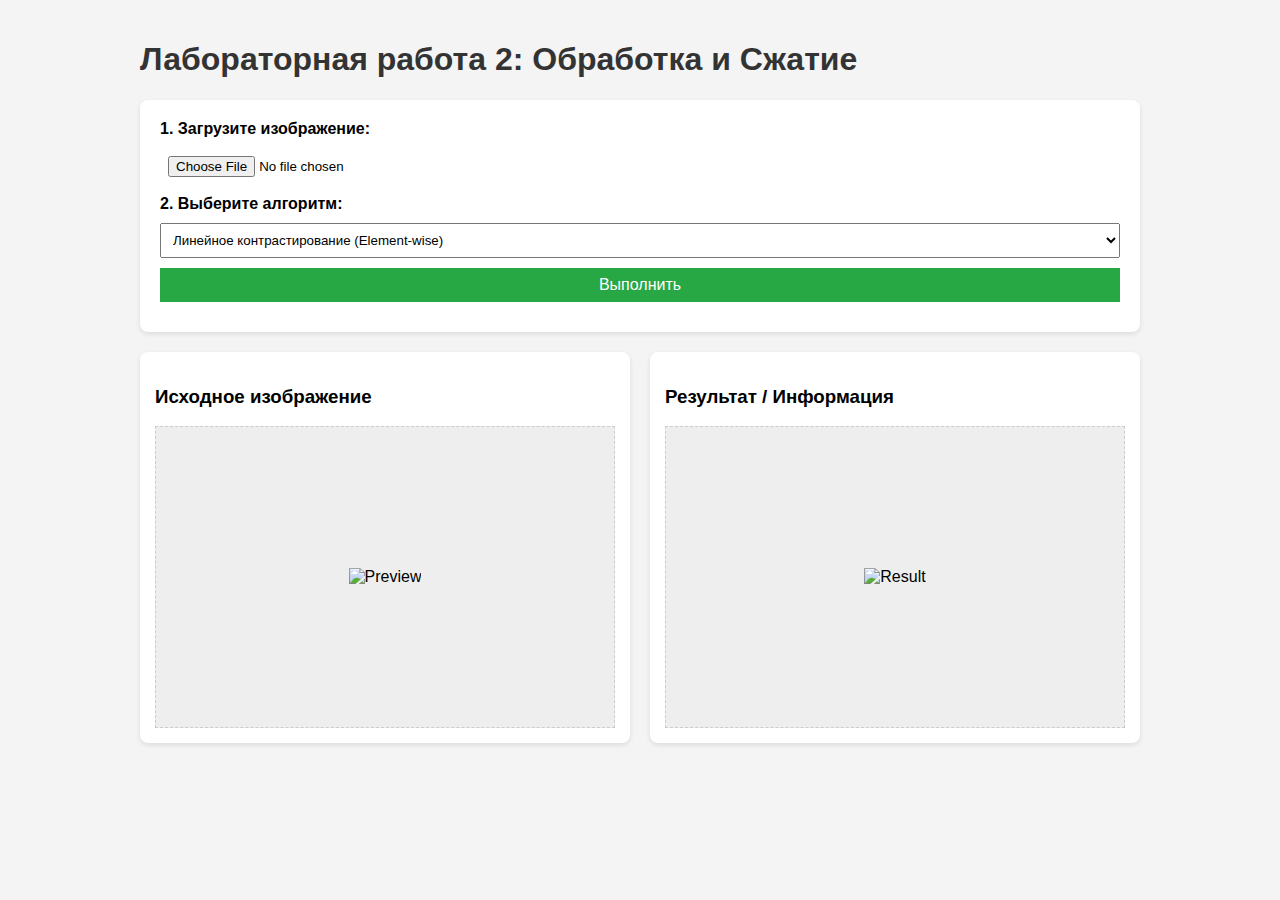
<file: lab2/static/index.html>
<!DOCTYPE html>
<html lang="ru">
<head>
    <meta charset="UTF-8">
    <title>Lab 2: Processing & Compression</title>
    <style>
        body { font-family: 'Segoe UI', sans-serif; max-width: 1000px; margin: 0 auto; padding: 20px; background: #f4f4f4; }
        h1 { color: #333; }
        .grid { display: grid; grid-template-columns: 1fr 1fr; gap: 20px; margin-top: 20px; }
        .card { background: white; padding: 15px; border-radius: 8px; box-shadow: 0 2px 5px rgba(0,0,0,0.1); }
        .image-container { min-height: 300px; display: flex; align-items: center; justify-content: center; background: #eee; border: 1px dashed #ccc; margin-top: 10px; }
        img { max-width: 100%; max-height: 400px; display: block; }
        .controls { background: white; padding: 20px; border-radius: 8px; box-shadow: 0 2px 5px rgba(0,0,0,0.1); }
        label { display: block; margin-bottom: 10px; font-weight: bold; }
        select, input[type="file"], button { padding: 8px; width: 100%; box-sizing: border-box; margin-bottom: 10px; }
        button { background: #28a745; color: white; border: none; cursor: pointer; font-size: 16px; }
        button:hover { background: #218838; }
        .hidden { display: none; }
        #infoBox { white-space: pre-wrap; background: #e9ecef; padding: 10px; border-radius: 4px; border-left: 5px solid #007bff; margin-top: 10px;}
    </style>
</head>
<body>

<h1>Лабораторная работа 2: Обработка и Сжатие</h1>

<div class="controls">
    <label>1. Загрузите изображение:</label>
    <input type="file" id="fileInput" accept="image/*">

    <label>2. Выберите алгоритм:</label>
    <select id="methodSelect">
        <optgroup label="Вариант (Обработка)">
            <option value="contrast">Линейное контрастирование (Element-wise)</option>
            <option value="threshold_otsu">Глобальный порог (Оцу)</option>
            <option value="threshold_manual">Глобальный порог (Ручной)</option>
        </optgroup>
        <optgroup label="Сжатие (Из лекции)">
            <option value="compression_rle">Алгоритм RLE (Run-Length Encoding)</option>
        </optgroup>
    </select>

    <div id="manualControls" class="hidden">
        <label>Значение порога (0-255): <span id="threshValDisplay">128</span></label>
        <input type="range" id="thresholdRange" min="0" max="255" value="128">
    </div>

    <button onclick="processImage()">Выполнить</button>
</div>

<div class="grid">
    <div class="card">
        <h3>Исходное изображение</h3>
        <div class="image-container">
            <img id="sourceImage" alt="Preview">
        </div>
    </div>
    <div class="card">
        <h3>Результат / Информация</h3>
        <div id="infoBox" class="hidden"></div>
        <div class="image-container">
            <img id="resultImage" alt="Result">
        </div>
    </div>
</div>

<script>
    const fileInput = document.getElementById('fileInput');
    const methodSelect = document.getElementById('methodSelect');
    const manualControls = document.getElementById('manualControls');
    const thresholdRange = document.getElementById('thresholdRange');
    const threshValDisplay = document.getElementById('threshValDisplay');
    const sourceImage = document.getElementById('sourceImage');
    const resultImage = document.getElementById('resultImage');
    const infoBox = document.getElementById('infoBox');

    fileInput.addEventListener('change', () => {
        const file = fileInput.files[0];
        if (file) sourceImage.src = URL.createObjectURL(file);
    });

    methodSelect.addEventListener('change', () => {
        if (methodSelect.value === 'threshold_manual') {
            manualControls.classList.remove('hidden');
        } else {
            manualControls.classList.add('hidden');
        }
    });

    thresholdRange.addEventListener('input', () => {
        threshValDisplay.textContent = thresholdRange.value;
    });

    async function processImage() {
        if (!fileInput.files[0]) { alert("Выберите файл!"); return; }

        const formData = new FormData();
        formData.append('image', fileInput.files[0]);
        formData.append('method', methodSelect.value);
        formData.append('threshold_value', thresholdRange.value);

        try {
            resultImage.style.opacity = 0.5;
            const res = await fetch('/api/process', { method: 'POST', body: formData });
            if (!res.ok) throw new Error(await res.text());

            const data = await res.json();
            
            // Отображаем картинку
            resultImage.src = data.image;
            
            // Отображаем информацию (текст или статистику сжатия)
            if (data.info) {
                infoBox.textContent = data.info;
                infoBox.classList.remove('hidden');
            } else {
                infoBox.classList.add('hidden');
            }

        } catch (e) {
            alert("Ошибка: " + e.message);
        } finally {
            resultImage.style.opacity = 1;
        }
    }
</script>

</body>
</html>
</file>
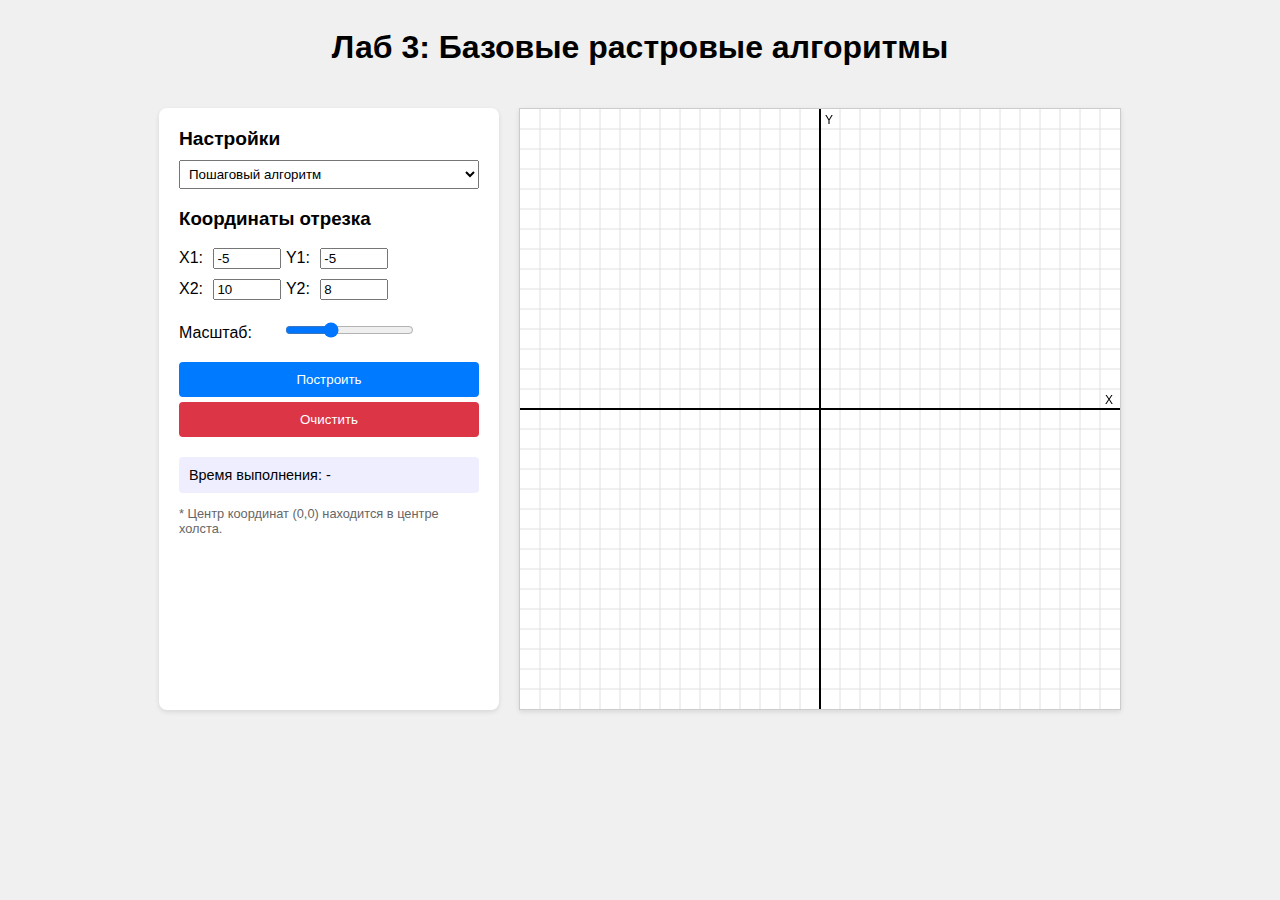
<file: lab3/static/index.html>
<!DOCTYPE html>
<html lang="ru">
<head>
    <meta charset="UTF-8">
    <title>Lab 3: Raster Algorithms</title>
    <style>
        body { font-family: sans-serif; display: flex; flex-direction: column; align-items: center; background: #f0f0f0; }
        .container { display: flex; gap: 20px; margin-top: 20px; }
        .controls { background: white; padding: 20px; border-radius: 8px; box-shadow: 0 2px 5px rgba(0,0,0,0.1); width: 300px; }
        canvas { background: white; border: 1px solid #ccc; cursor: crosshair; box-shadow: 0 2px 5px rgba(0,0,0,0.1); }
        .row { margin-bottom: 10px; }
        label { display: inline-block; width: 30px; }
        input[type="number"] { width: 60px; }
        button { width: 100%; padding: 10px; background: #007bff; color: white; border: none; border-radius: 4px; cursor: pointer; margin-top: 10px; }
        button:hover { background: #0056b3; }
        .stats { margin-top: 20px; padding: 10px; background: #eef; border-radius: 4px; font-size: 0.9em; }
        h2 { margin: 0 0 10px 0; font-size: 1.2em; }
        .hidden { display: none; }
    </style>
</head>
<body>

<h1>Лаб 3: Базовые растровые алгоритмы</h1>

<div class="container">
    <div class="controls">
        <h2>Настройки</h2>
        
        <div class="row">
           <select id="algoSelect" style="width: 100%; padding: 5px;">
            <option value="step">Пошаговый алгоритм</option>
            <option value="dda">Алгоритм ЦДА (DDA)</option>
            <option value="bresenham_line">Брезенхем (Линия)</option>
            <option value="bresenham_circle">Брезенхем (Окружность)</option>
            <option value="casteljau">Де Кастельжо (Кривая Безье)</option>
            <option value="wu">Алгоритм Ву (Сглаживание)</option> <!-- Добавлено -->
            </select>
        </div>

        <div id="lineInputs">
            <h3>Координаты отрезка</h3>
            <div class="row">
                <label>X1:</label> <input type="number" id="x1" value="-5">
                <label>Y1:</label> <input type="number" id="y1" value="-5">
            </div>
            <div class="row">
                <label>X2:</label> <input type="number" id="x2" value="10">
                <label>Y2:</label> <input type="number" id="y2" value="8">
            </div>
        </div>

        <div id="circleInputs" class="hidden">
            <h3>Координаты окружности</h3>
            <div class="row">
                <label>X:</label> <input type="number" id="cx" value="0">
                <label>Y:</label> <input type="number" id="cy" value="0">
            </div>
            <div class="row">
                <label>R:</label> <input type="number" id="r" value="10" min="1">
            </div>
        </div>

        <div id="bezierInputs" class="hidden">
            <h3>Доп. точки Безье</h3>
            <div class="row">
                <label>X3:</label> <input type="number" id="x3" value="5">
                <label>Y3:</label> <input type="number" id="y3" value="-10">
            </div>
            <div class="row">
                <label>X4:</label> <input type="number" id="x4" value="10">
                <label>Y4:</label> <input type="number" id="y4" value="0">
            </div>
        </div>

        <div class="row" style="margin-top: 20px;">
            <label style="width: 100px;">Масштаб:</label>
            <input type="range" id="scaleRange" min="5" max="50" value="20">
        </div>

        <button onclick="draw()">Построить</button>
        <button onclick="clearCanvas()" style="background: #dc3545; margin-top: 5px;">Очистить</button>

        <div class="stats" id="statsOutput">
            Время выполнения: -
        </div>
        
        <p style="font-size: 0.8em; color: #666;">
            * Центр координат (0,0) находится в центре холста.
        </p>
    </div>

    <canvas id="canvas" width="600" height="600"></canvas>
</div>

<script>
    const canvas = document.getElementById('canvas');
    const ctx = canvas.getContext('2d');
    
    // Получаем ссылки на все группы инпутов
    const algoSelect = document.getElementById('algoSelect');
    const lineInputs = document.getElementById('lineInputs');
    const circleInputs = document.getElementById('circleInputs');
    const bezierInputs = document.getElementById('bezierInputs');
    
    // Параметры сетки
    let scale = 20; 
    let centerX = canvas.width / 2;
    let centerY = canvas.height / 2;

    // --- ЛОГИКА ПЕРЕКЛЮЧЕНИЯ ИНТЕРФЕЙСА ---
    algoSelect.addEventListener('change', () => {
        const val = algoSelect.value;
        
        // Сначала скрываем всё
        lineInputs.classList.add('hidden');
        circleInputs.classList.add('hidden');
        bezierInputs.classList.add('hidden');

        if (val === 'bresenham_circle') {
            circleInputs.classList.remove('hidden');
        } 
        else if (val === 'casteljau') {
            lineInputs.classList.remove('hidden');
            bezierInputs.classList.remove('hidden');
            document.querySelector('#lineInputs h3').textContent = "Точки P1 (Старт) и P2 (Контроль 1)";
        } 
        else {
            // Для обычных линий и Ву
            lineInputs.classList.remove('hidden');
            document.querySelector('#lineInputs h3').textContent = "Координаты отрезка";
        }
    });

    document.getElementById('scaleRange').addEventListener('input', (e) => {
        scale = parseInt(e.target.value);
        drawGrid(); 
    });

    function drawGrid() {
        ctx.clearRect(0, 0, canvas.width, canvas.height);
        
        ctx.beginPath();
        ctx.strokeStyle = '#e0e0e0';
        ctx.lineWidth = 1;

        for (let x = centerX; x < canvas.width; x += scale) { ctx.moveTo(x, 0); ctx.lineTo(x, canvas.height); }
        for (let x = centerX; x > 0; x -= scale) { ctx.moveTo(x, 0); ctx.lineTo(x, canvas.height); }
        
        for (let y = centerY; y < canvas.height; y += scale) { ctx.moveTo(0, y); ctx.lineTo(canvas.width, y); }
        for (let y = centerY; y > 0; y -= scale) { ctx.moveTo(0, y); ctx.lineTo(canvas.width, y); }
        ctx.stroke();

        ctx.beginPath();
        ctx.strokeStyle = '#000';
        ctx.lineWidth = 2;
        ctx.moveTo(0, centerY); ctx.lineTo(canvas.width, centerY); 
        ctx.moveTo(centerX, 0); ctx.lineTo(centerX, canvas.height); 
        ctx.stroke();

        ctx.fillStyle = 'black';
        ctx.font = '12px Arial';
        ctx.fillText("X", canvas.width - 15, centerY - 5);
        ctx.fillText("Y", centerX + 5, 15);
    }

    // --- ОБНОВЛЕННАЯ ФУНКЦИЯ РИСОВАНИЯ ПИКСЕЛЯ ---
    // Добавлен параметр alpha
    function drawPixel(logicalX, logicalY, color = '#007bff', alpha = 1.0) {
        const screenX = centerX + logicalX * scale;
        const screenY = centerY - logicalY * scale;

        ctx.fillStyle = color;
        
        // Сохраняем старую прозрачность
        const oldAlpha = ctx.globalAlpha;
        
        // Если пришла конкретная alpha (для Ву), используем её.
        // Для старых алгоритмов с сервера придет 0 (default float), поэтому ставим 1.0
        if (alpha > 0) {
            ctx.globalAlpha = alpha;
        } else {
            ctx.globalAlpha = 1.0;
        }

        ctx.fillRect(screenX + 1, screenY - scale + 1, scale - 2, scale - 2);

        // Восстанавливаем прозрачность, чтобы сетка не испортилась
        ctx.globalAlpha = oldAlpha;
    }

    // --- ФУНКЦИЯ ОТПРАВКИ ЗАПРОСА ---
    async function draw() {
        drawGrid();
        
        const algo = algoSelect.value;
        const req = { algorithm: algo };

        if (algo === 'bresenham_circle') {
            req.x1 = parseInt(document.getElementById('cx').value);
            req.y1 = parseInt(document.getElementById('cy').value);
            req.r = parseInt(document.getElementById('r').value);
        } 
        else if (algo === 'casteljau') {
            req.x1 = parseInt(document.getElementById('x1').value);
            req.y1 = parseInt(document.getElementById('y1').value);
            req.x2 = parseInt(document.getElementById('x2').value);
            req.y2 = parseInt(document.getElementById('y2').value);
            req.x3 = parseInt(document.getElementById('x3').value);
            req.y3 = parseInt(document.getElementById('y3').value);
            req.x4 = parseInt(document.getElementById('x4').value);
            req.y4 = parseInt(document.getElementById('y4').value);
        } 
        else {
            // Обычные линии + Ву
            req.x1 = parseInt(document.getElementById('x1').value);
            req.y1 = parseInt(document.getElementById('y1').value);
            req.x2 = parseInt(document.getElementById('x2').value);
            req.y2 = parseInt(document.getElementById('y2').value);
        }

        try {
            const res = await fetch('/api/draw', {
                method: 'POST',
                headers: {'Content-Type': 'application/json'},
                body: JSON.stringify(req)
            });
            const data = await res.json();

            if (data.points) {
                // Выбираем цвет
                let color = '#007bff'; // Синий по умолчанию
                if (algo === 'casteljau') color = '#dc3545'; // Красный для Безье
                if (algo === 'wu') color = '#000000'; // Черный для Ву (так лучше видно сглаживание)
                
                // Рисуем каждый пиксель, передавая прозрачность (p.alpha)
                data.points.forEach(p => drawPixel(p.x, p.y, color, p.alpha));

                // Опорные точки для Безье
                if (algo === 'casteljau') {
                     drawPixel(req.x1, req.y1, 'orange'); 
                     drawPixel(req.x2, req.y2, '#ccc');   
                     drawPixel(req.x3, req.y3, '#ccc');   
                     drawPixel(req.x4, req.y4, 'orange'); 
                }
            }
            
            document.getElementById('statsOutput').textContent = 
                `Время выполнения (Go): ${data.time_ns} нс`;

        } catch (e) {
            alert('Ошибка: ' + e);
        }
    }

    function clearCanvas() {
        drawGrid();
        document.getElementById('statsOutput').textContent = "Время выполнения: -";
    }

    // Инициализация
    drawGrid();
    
</script>
</body>
</html>
</file>
